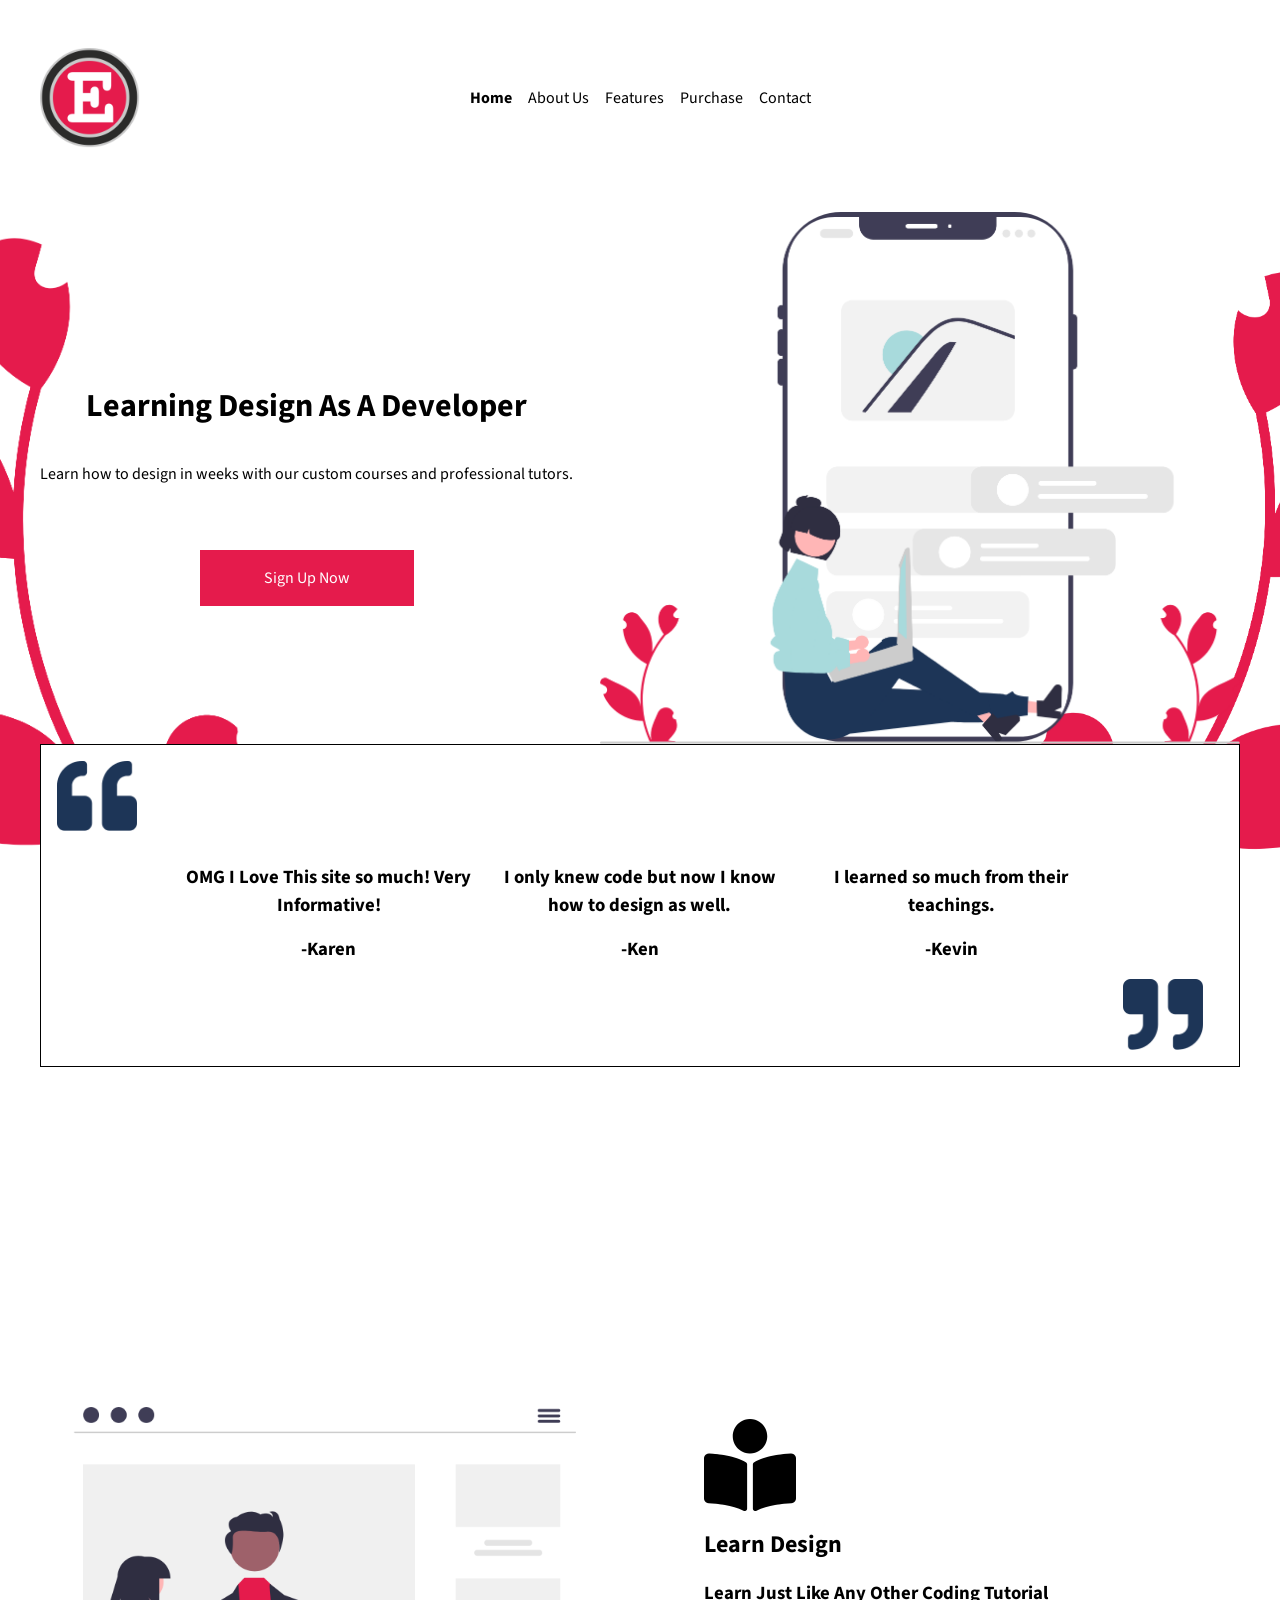
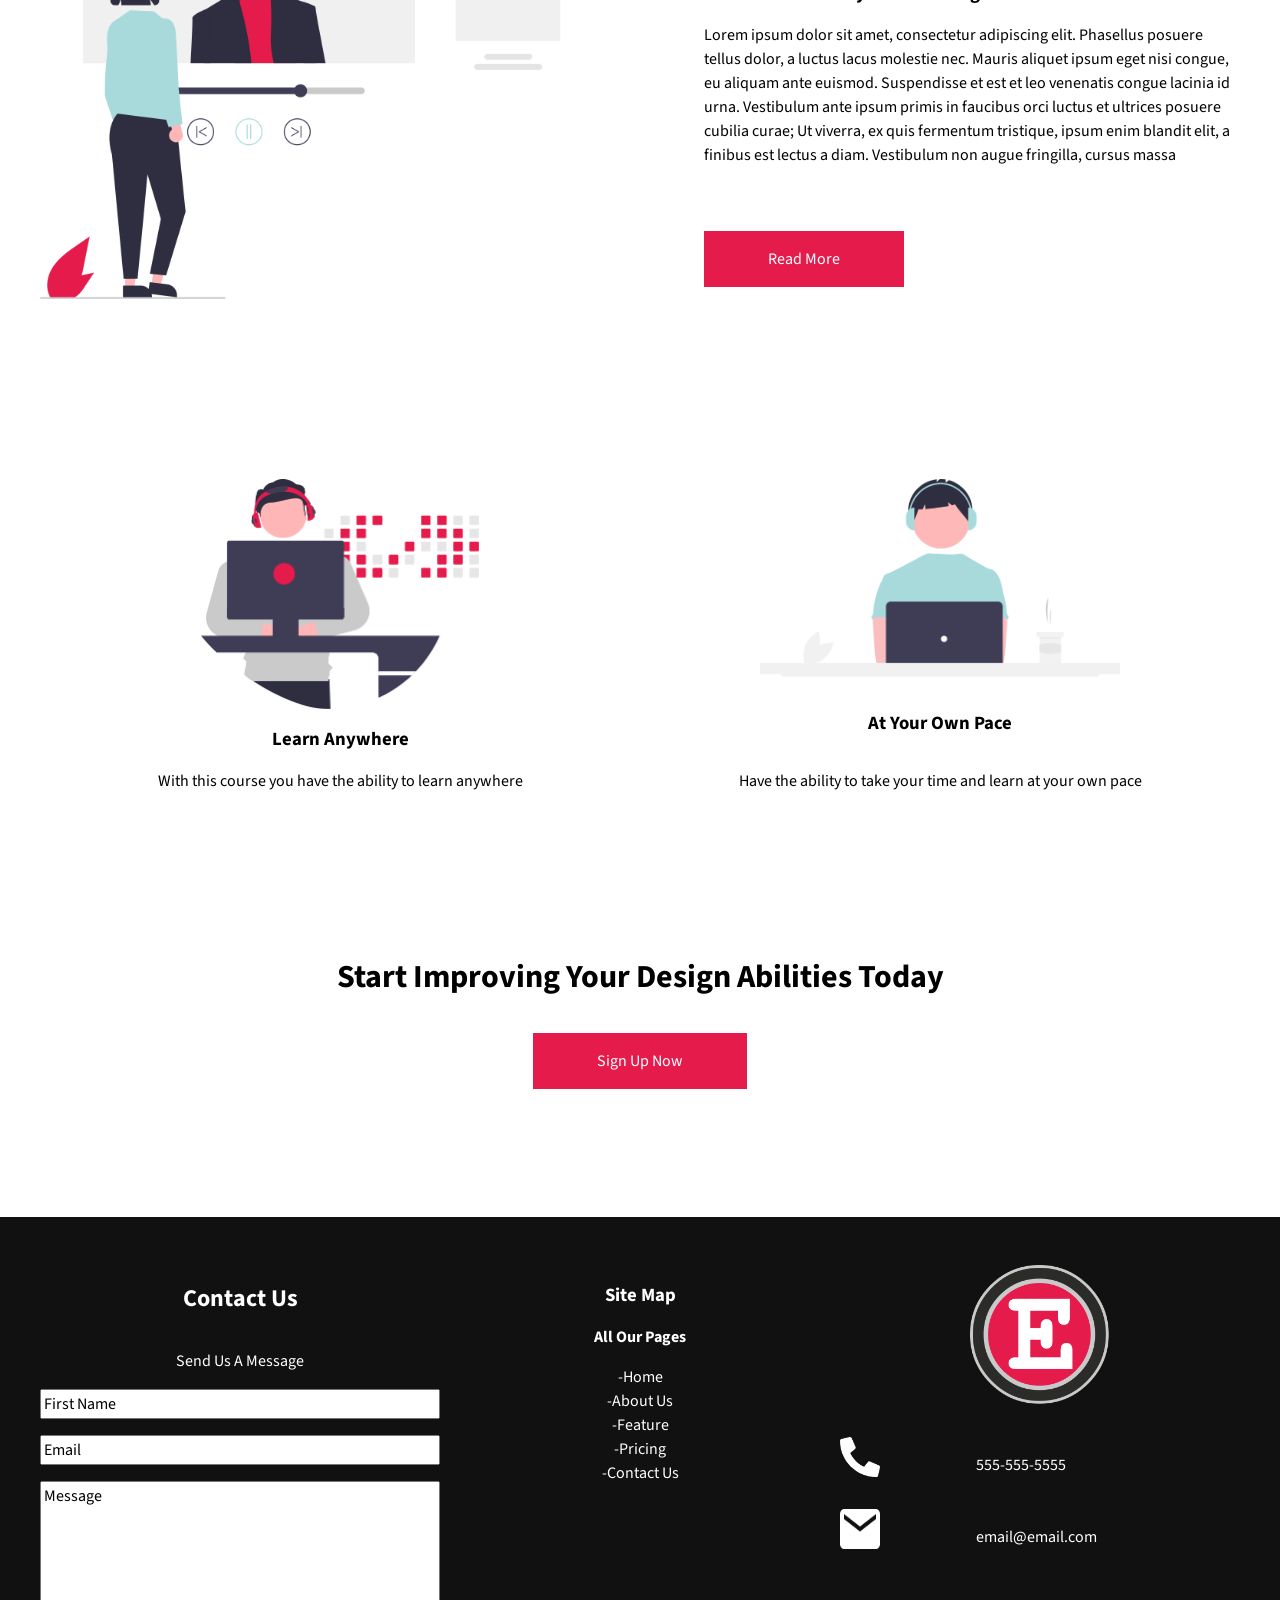
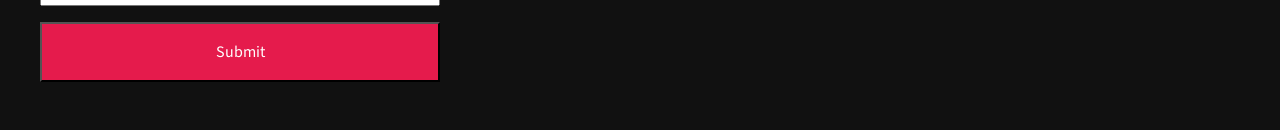
<file: E-Learning-web/index.html>
<!DOCTYPE html>

<html lang="en">

<head>

    <link rel="preconnect" href="https://fonts.googleapis.com">

<link rel="preconnect" href="https://fonts.gstatic.com" crossorigin>

<link href="https://fonts.googleapis.com/css2?family=Source+Sans+Pro:wght@400;700&display=swap" rel="stylesheet">

    <meta charset="UTF-8">

    <meta http-equiv="X-UA-Compatible" content="IE=edge">

    <meta name="viewport" content="width=device-width, initial-scale=1.0">

    <title>Document</title>

    <link rel="stylesheet" href="style.css">

</head>

<body>

   <div class="container"> 

    <nav>

        <img src="img/logo.png" alt="E-Learning logo">

        <ul>

            <li><a href="#"><span class="bold">Home</span></a></li>

            <li><a href="#">About Us</a></li>

            <li><a href="#">Features</a></li>

            <li><a href="#">Purchase</a></li>

            <li><a href="#">Contact</a></li>

        </ul>

    </nav>

    <body>

        <header>

            <img src="img/leaf.png" alt="" class="leaf | left">

            <div class="heading-info">

                <h1>Learning Design As A Developer</h1>

                <p>Learn how to design in weeks with our custom courses and professional tutors.</p>

                <a href="#"><button>Sign Up Now</button></a>

            </div>

            <img src="img/undraw_mobile_development_re_wwsn@2x.png" alt="">

            <img src="img/leaf_reverse.png" alt="" class="leaf | right">



        </header>

        <div class="quotes">

            <img src="img/top-quote.png" alt="" class="top-quote">

            <div class="quote-talking | karen">

                <h3><span class="bold">OMG I Love This site so much! Very Informative!</span></h3>

                <h3>-Karen</h3>

            </div>

            <div class="quote-talking | ken">

                <h3><span class="bold">I only knew code but now I know how to design as well.</span></h3>

                <h3>-Ken</h3>

            </div>

            <div class="quote-talking | kevin">

                <h3><span class="bold">I learned so much from their teachings.</span></h3>

                <h3>-Kevin</h3>

            </div>

            <img src="img/bottom-quote.png" class="bottom-quote" alt="">

        </div>

        <div class="learn-info">

            <div class="learn">

                <img src="img/Icon awesome-book-reader@2x.png" alt="">

                <h2>Learn Design</h2>

                <h3>Learn Just Like Any Other Coding Tutorial</h3>

                <p>Lorem ipsum dolor sit amet, consectetur adipiscing elit. Phasellus posuere tellus dolor, a luctus lacus molestie nec. Mauris aliquet ipsum eget nisi congue, eu aliquam ante euismod. Suspendisse et est et leo venenatis congue lacinia id urna. Vestibulum ante ipsum primis in faucibus orci luctus et ultrices posuere cubilia curae; Ut viverra, ex quis fermentum tristique, ipsum enim blandit elit, a finibus est lectus a diam. Vestibulum non augue fringilla, cursus massa </p>

                <a href="#"><button>Read More</button></a>

            </div>

            <img src="img/undraw_youtube_tutorial_re_69qc@2x.png" alt="">

        </div>



        <div class="more-learn">

            <div class="learn-anywhere">

                <img src="img/at_pace.png" alt="">

                <h3>Learn Anywhere</h3>

                <p>With this course you have the ability to learn anywhere</p>

            </div>

            <div class="at-pace">

                <img src="img/learn_anywhere.png" alt="">

                <h3>At Your Own Pace</h3>

                <p>Have the ability to take your time and learn at your own pace</p>

            </div>



        </div>





            <div class="improve">

                <h1>Start Improving Your Design Abilities Today</h1>

                <a href="#"><button>Sign Up Now</button></a>

            </div>

        </div>

            <footer>

                <div class="footer-container">

                <form action="">

                <h2>Contact Us</h2>

                <p>Send Us A Message</p>

                

                    <input type="text" id="fname" name="fname" value="First Name">

                    <input type="text" id="email" name="fname" value="Email">

                    <input type="text" id="message" name="fname" value="Message">

                    <input type="submit" name="submit" id="submit" id="submit-button">

                </form>

                <div class="site-map">

                    <h3>Site Map</h3>

                    <p><span class="bold">All Our Pages</span></p>

                    <ul class="footer-links">

                        <li><a href="#">-Home</a></li>

                        <li><a href="#">-About Us</a></li>

                        <li><a href="#">-Feature</a></li>

                        <li><a href="#">-Pricing</a></li>

                        <li><a href="#">-Contact Us</a></li>

                    </ul>

                </div>

                <div class="contact-footer">

                    <img src="img/logo.png" class="last_logo" alt="">

                    <div class="footer-icons | phone-icon"><img src="img/phone-icon.png" alt="" class="phone-icon">

                    <p>555-555-5555</p>

                    </div>

                    <div class="footer-icons"><img src="img/email-icon.png" alt="" class="email-icon">

                        <p>email@email.com</p>

                        </div>

                </div> 

                </div>

            </footer>



    </body>

</body>

</html>
</file>
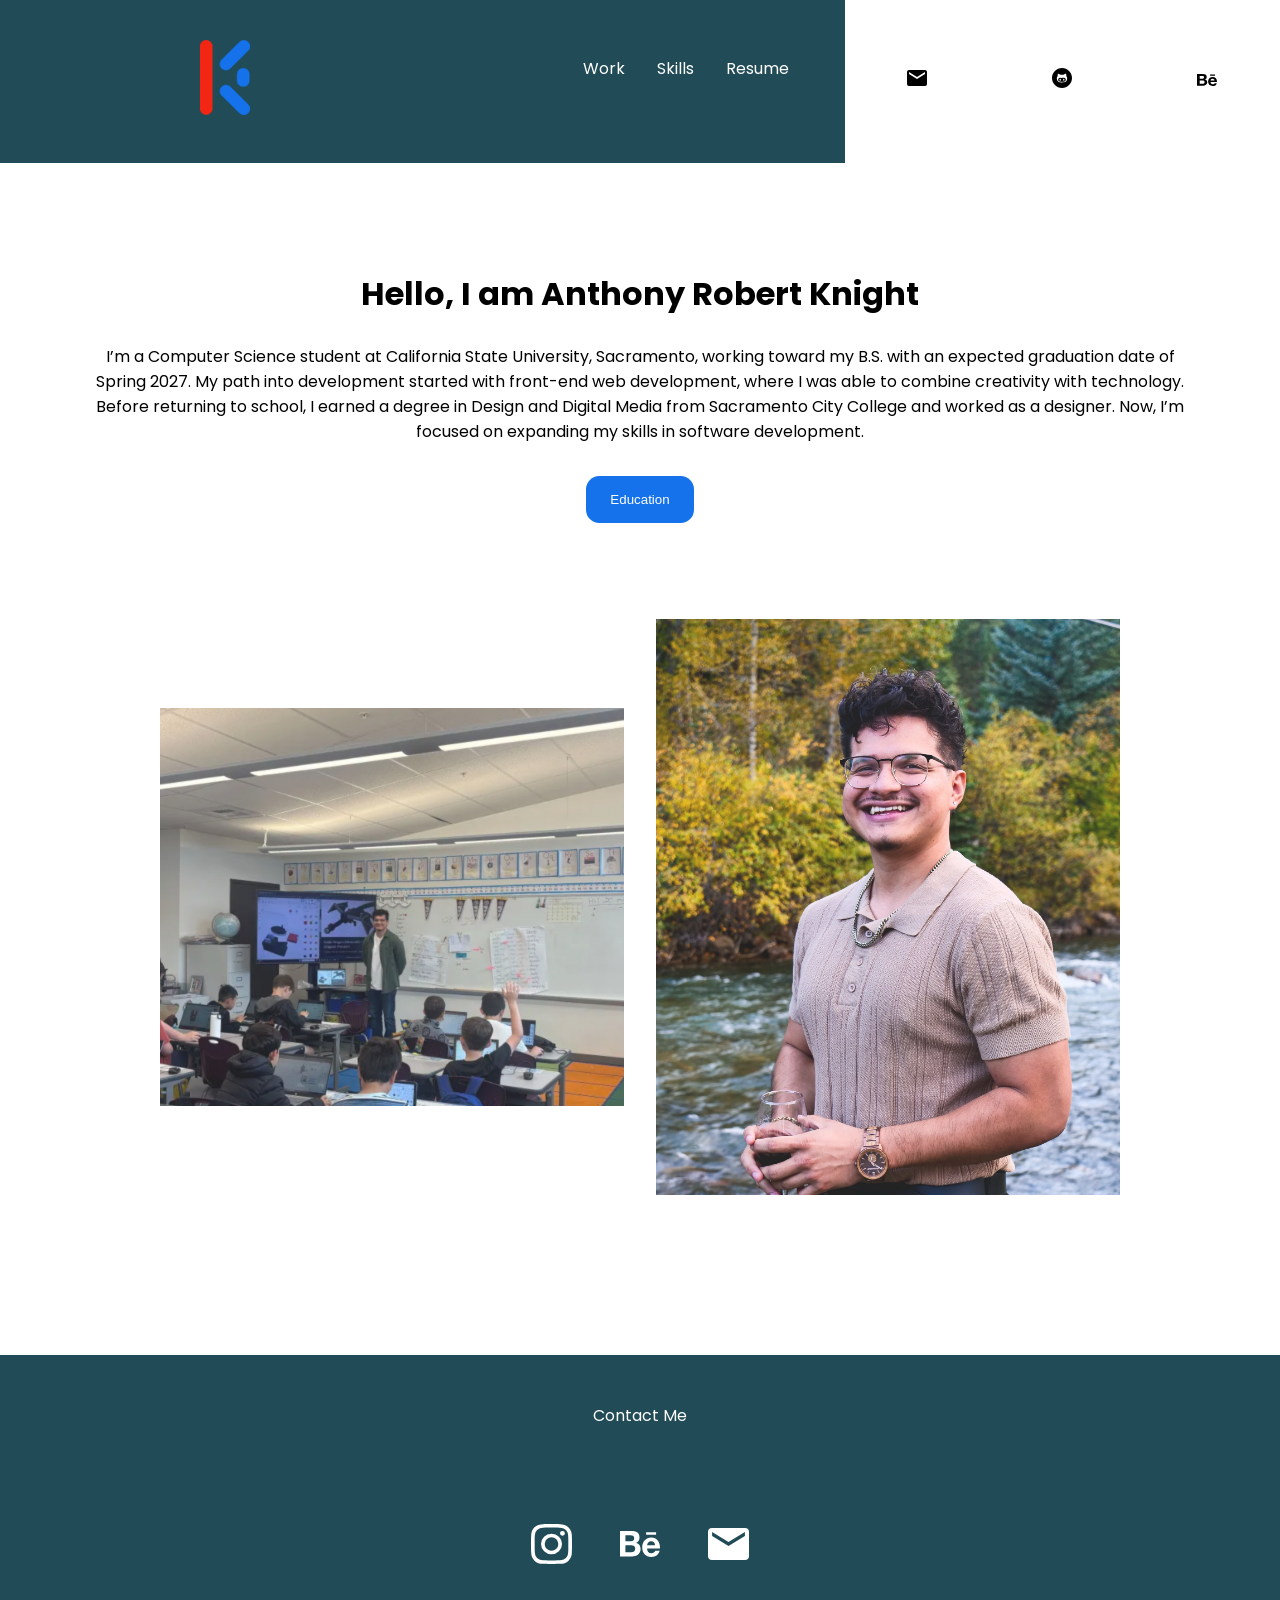
<file: aboutMe.html>
<!DOCTYPE html>

<html lang="en">

<head>

    <meta charset="UTF-8">

    <meta http-equiv="X-UA-Compatible" content="IE=edge">

    <meta name="viewport" content="width=device-width, initial-scale=1.0">

    <link rel="stylesheet" href="css/main.css">

    <link rel="preconnect" href="https://fonts.googleapis.com">

<link rel="preconnect" href="https://fonts.gstatic.com" crossorigin>

<link href="https://fonts.googleapis.com/css2?family=Poppins:wght@400;600;700&display=swap" rel="stylesheet">

    <title>Homepage</title>

</head>

<body>

    

    <div class="nav-container">

        <header>

            <a href="homepage"><img src="Img/My Logo.png" alt=""></a>



            <nav>

                <ul>

                    <li><a href="#work">Work</a></li>

                    <li><a href="#skills">Skills</a></li>

                    <li><a href="./resume.pdf" target="_blank">Resume</a></li>

                </ul>

            </nav>

        </header>

        <div class="social-header">

            <ul>

                <li><a href="mailto: anthonyrknight6@gmail.com"><img src="Img/email.svg" alt="Email"></a></li>

                

                 <li><a href="https://github.com/anthonyrknight" target="_blank"><img src="Img/github-round-svgrepo-com.svg"  alt="github"></a></li>

                <li><a href="https://www.behance.net/anthonyrkn7fe0" target="_blank"><img src="Img/behance.svg"  alt="Behance"></a></li>

            </ul>

        </div>

    </div>

    <section class="aboutMeMain">
        <h1>Hello, I am Anthony Robert Knight</h1>
        
        <p>I’m a Computer Science student at California State University, Sacramento, working toward my B.S. with an expected graduation date of Spring 2027. My path into development started with front-end web development, where I was able to combine creativity with technology. Before returning to school, I earned a degree in Design and Digital Media from Sacramento City College and worked as a designer. Now, I’m focused on expanding my skills in software development.</p>
        <a href="./Degrees.pdf" target="_blank"><button>Education</button></a>
        <section class="pictures">
            <img src="Img/aboutMeImages/teachingExample.png" alt="">
            <img src="Img/aboutMeImages/personalPhoto.png" alt="">
        </section>
    </section>




        <footer>

        <p>Contact Me</p>

        <div class="socials">

            <ul>

                <li><a href="https://www.instagram.com/anthonyrknight6/" target="_blank"><img src="Img/instagram-white.svg" alt="Instagram"></a></li>

                <li><a href="https://www.behance.net/anthonyrkn7fe0" target="_blank"><img src="Img/behance-white.svg"  alt="Behance"></a></li>

                <li><a href="mailto: anthonyrknight6@gmail.com"><img src="Img/email-ehite.svg" alt=""></a></li>



            </ul>

        </div>

    </footer>
</body>
</html>
</file>
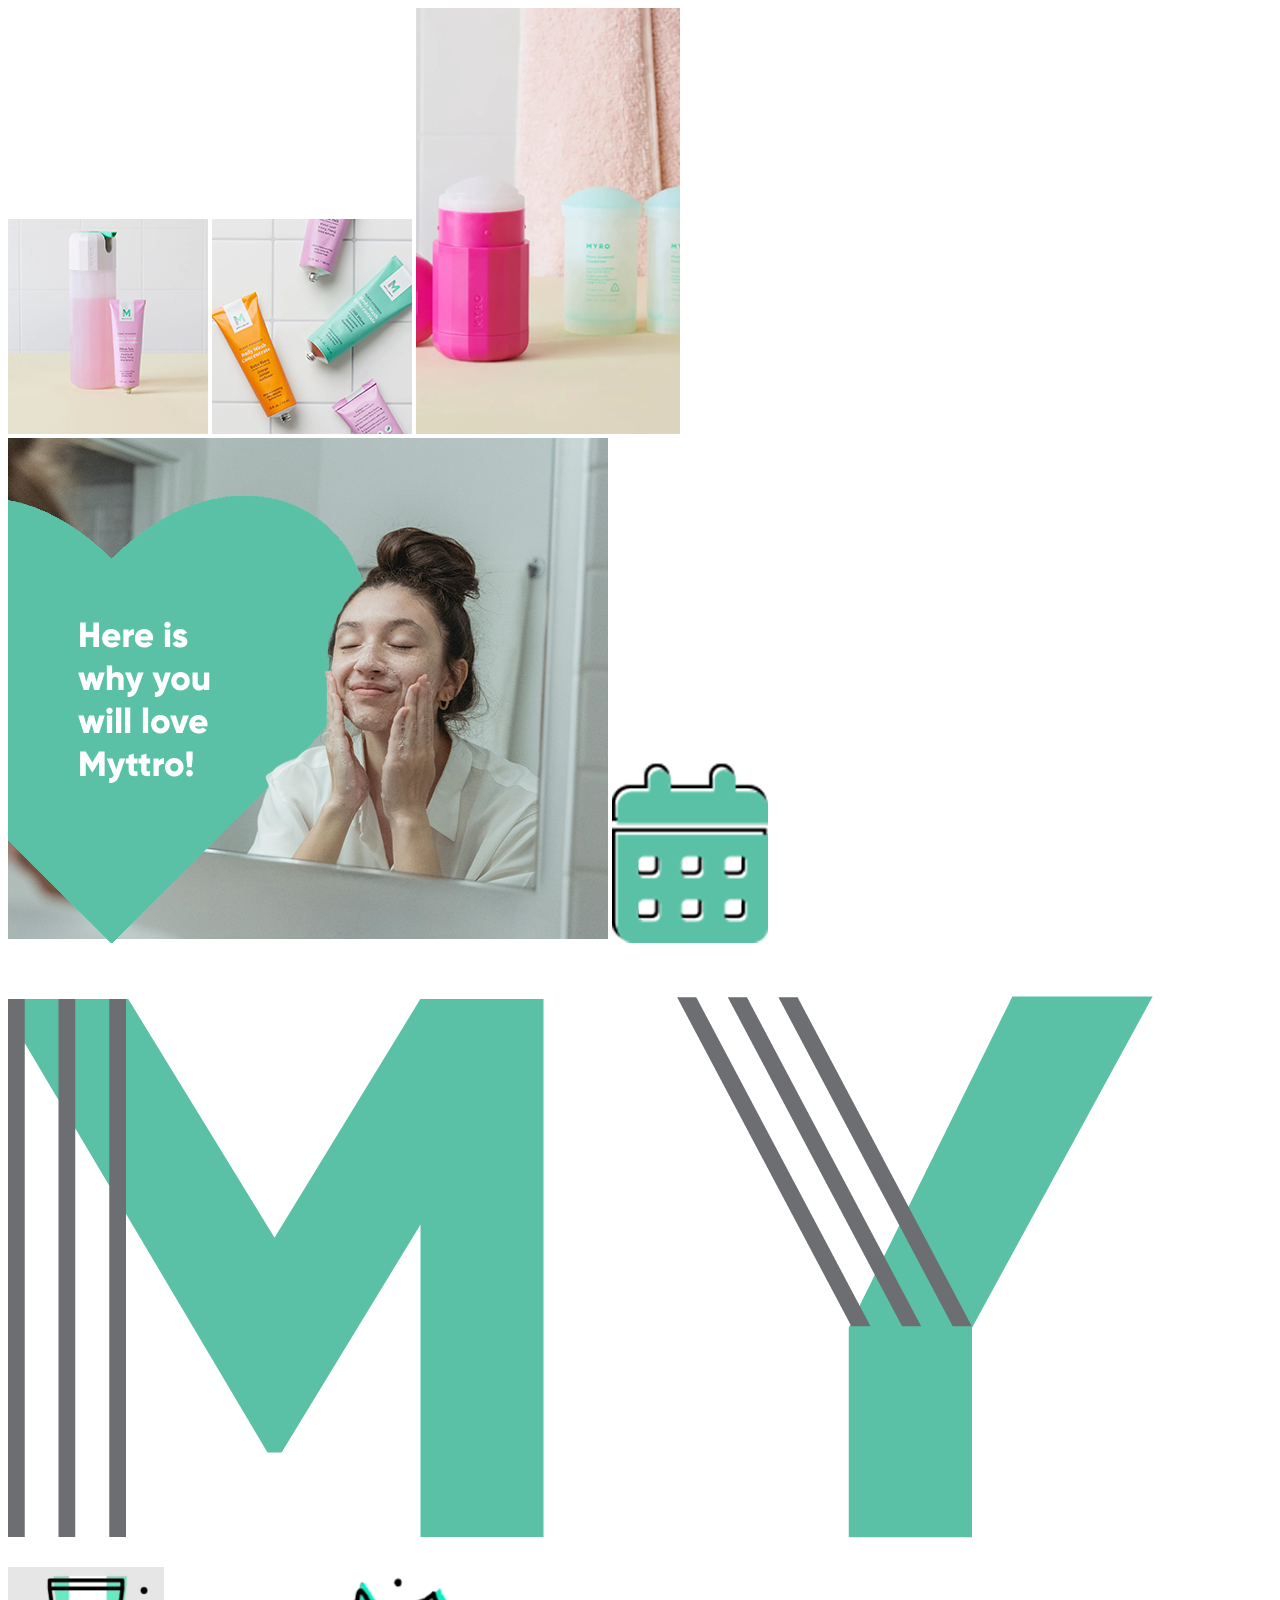
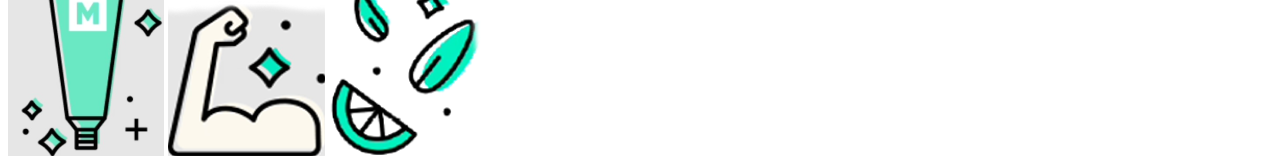
<file: myro.html>
<!DOCTYPE html>
<html lang="en">
<head>
    <meta charset="UTF-8">
    <meta http-equiv="X-UA-Compatible" content="IE=edge">
    <meta name="viewport" content="width=device-width, initial-scale=1.0">
    <title>Document</title>
</head>
<body>
    <img src="Myro Img/img/Clipping Mask 1 1.png" alt="">
    <img src="Myro Img/img/Clipping Mask 2 1.png" alt="">
    <img src="Myro Img/img/Group 2 1.png" alt="">
    <img src="Myro Img/img/Header.png" alt="">
    <img src="Myro Img/img/Layer 9 1.png" alt="">
    <img src="Myro Img/img/logo.png" alt="">
    <img src="Myro Img/img/Screenshot 2022-09-14 143512 1.png" alt="">
    <img src="Myro Img/img/Screenshot 2022-09-14 144118 1.png" alt="">
    <img src="Myro Img/img/Screenshot 2022-09-14 144754 1.png" alt="">
</body>
</html>
</file>
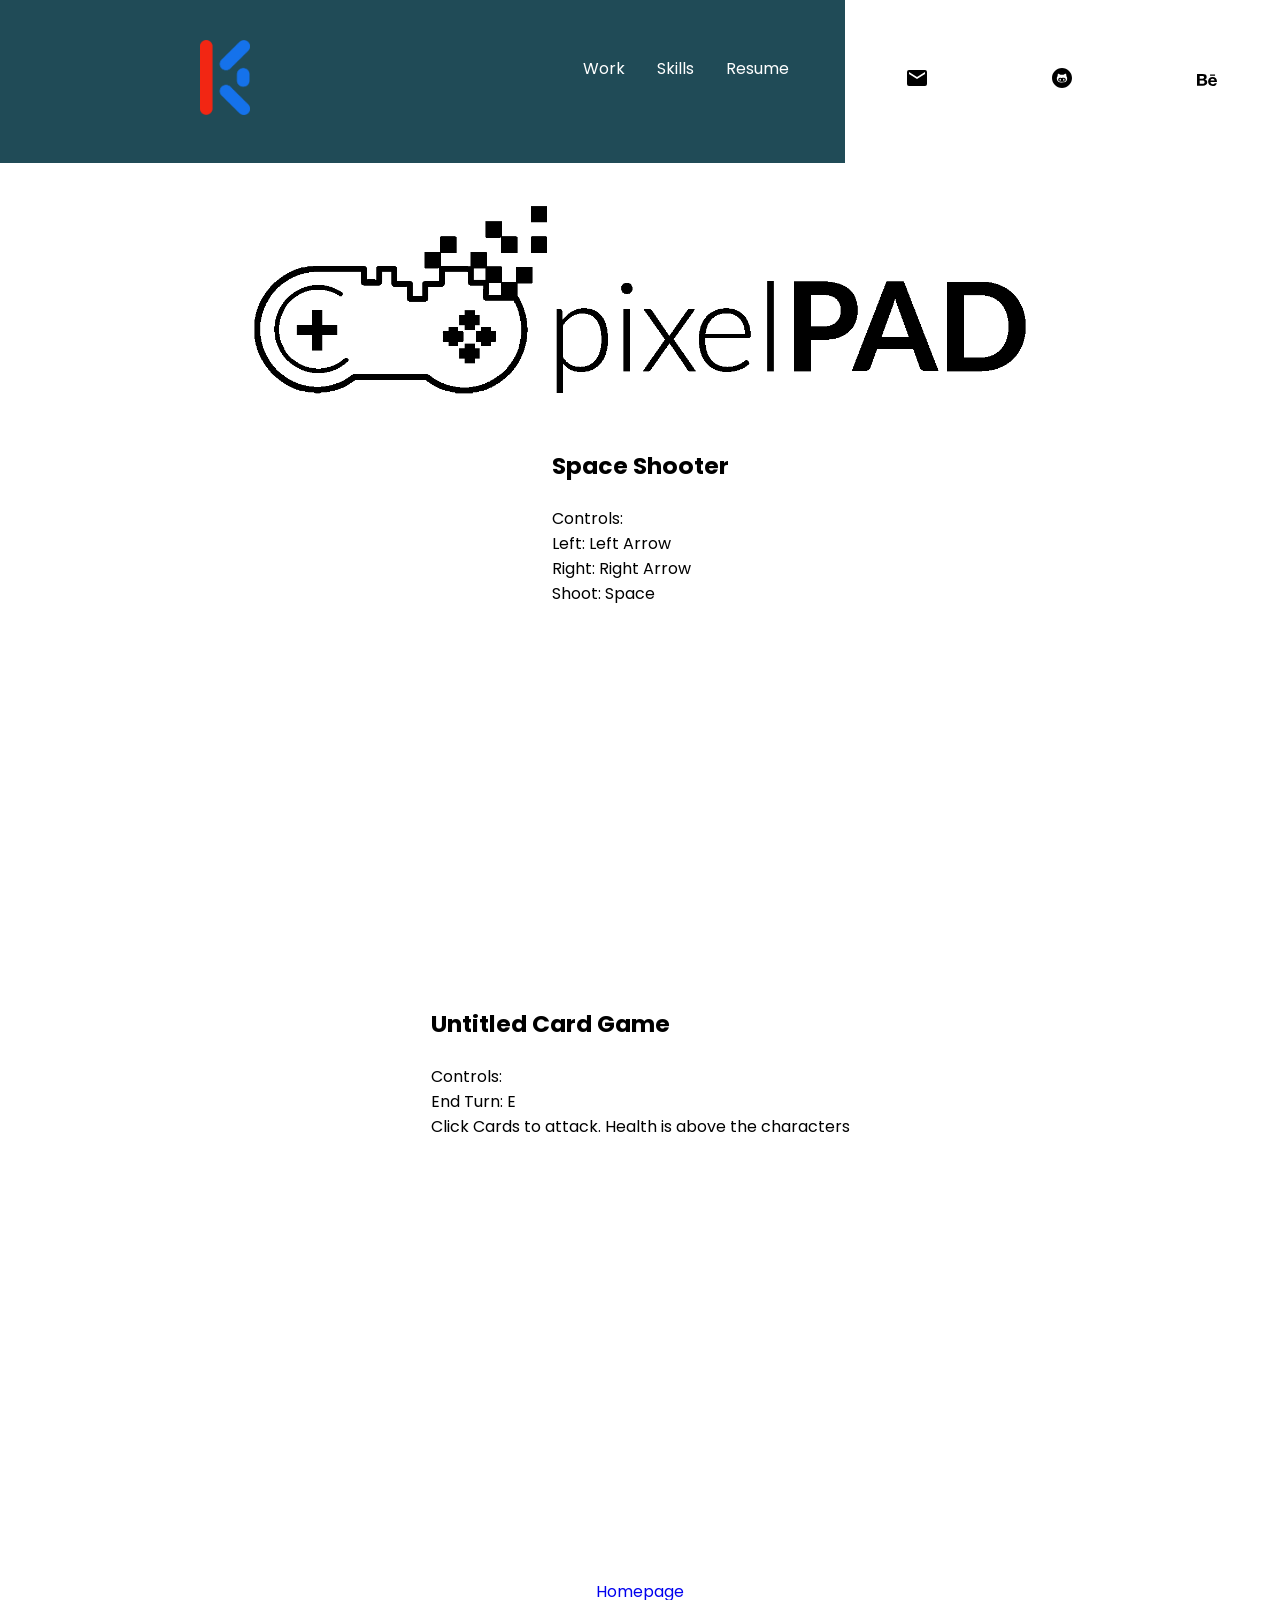
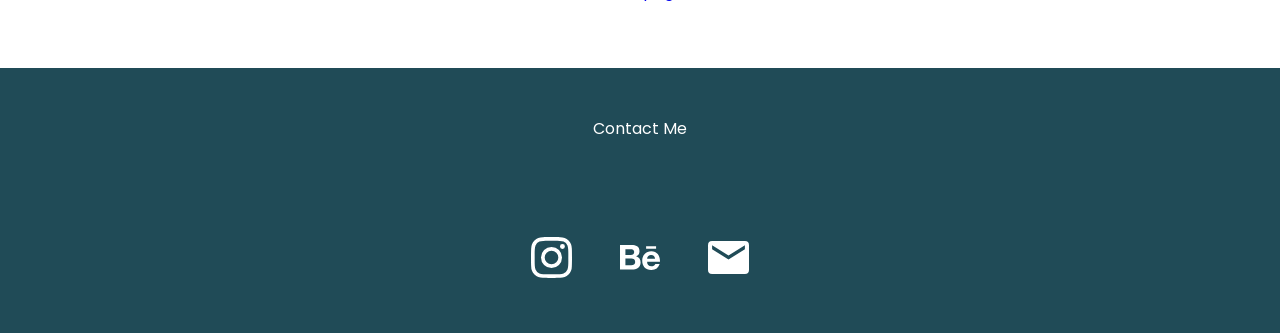
<file: pixelpadPage.html>
<!DOCTYPE html>
<html lang="en">
    <!DOCTYPE html>
    <html lang="en">
    <head>
        <meta charset="UTF-8">
        <meta http-equiv="X-UA-Compatible" content="IE=edge">
        <meta name="viewport" content="width=device-width, initial-scale=1.0">
        <link rel="stylesheet" href="css/main.css">
        <link rel="preconnect" href="https://fonts.googleapis.com">
    <link rel="preconnect" href="https://fonts.gstatic.com" crossorigin>
    <link href="https://fonts.googleapis.com/css2?family=Poppins:wght@400;600;700&display=swap" rel="stylesheet">
        <title>Pixelpad Projects Page</title>
    </head>
<body>
    <div class="nav-container">
        <header>
            <a href="homepage"><img src="Img/My Logo.png" alt=""></a>

            <nav>
                <ul>
                    <li><a href="homepage">Work</a></li>
                    <li><a href="homepage">Skills</a></li>
                    <li><a href="./resume.pdf" target="_blank">Resume</a></li>
                </ul>
            </nav>
        </header>
        <div class="social-header">
            <ul>
                <li><a href="mailto: anthonyrknight6@gmail.com"><img src="Img/email.svg" alt="Email"></a></li>
                <li><a href="https://github.com/anthonyrknight" target="_blank"><img src="Img/github-round-svgrepo-com.svg"  alt="github"></a></li>
                <li><a href="https://www.behance.net/anthonyrkn7fe0" target="_blank"><img src="Img/behance.svg"  alt="Behance"></a></li>
            </ul>
        </div>
    </div>

    <div class="container">
        <div class="project-head-Design">
            <div class="center">
            <!-- Start of project page -->

            <div class="logo">
            <img src="Img/pixelpadLogo.png" alt="">
            </div>


            <div class="spaceShooterDiv">
            <h3>Space Shooter</h3>
            <p>Controls: <br>
                Left: Left Arrow<br>
                Right: Right Arrow<br>
                Shoot: Space</p>
            </div>

            <iframe id="pixelpad-embed" title="Space Shooter" style="border: none;" src="https://pixelpad.io/app/gnfqngstsfj/?emb=1" width="640" height="360"></iframe>

            <div class="cardGame">
            <h3>Untitled Card Game</h3>
            <p>Controls: <br>
                End Turn: E<br>
                Click Cards to attack. Health is above the characters<br>
                </p>
            </div>

        <iframe id="pixelpad-embed" title="Untitled Card Game" style="border: none;" src="https://pixelpad.io/app/zmztxjjdacc/?emb=1" width="640" height="360"></iframe>
        </div>
        </div> 
        </div>
        
        

<div class="bottom-nav">
    <a href="homepage"><p>Homepage</p></a>
</div>
</div>
<footer>
    <p>Contact Me</p>
    <div class="socials">
        <ul>
            <li><a href="https://www.instagram.com/anthonyrknight6/" target="_blank"><img src="Img/instagram-white.svg" alt="Instagram"></a></li>
            <li><a href="https://www.behance.net/anthonyrkn7fe0" target="_blank"><img src="Img/behance-white.svg"  alt="Behance"></a></li>
            <li><a href="mailto: anthonyrknight6@gmail.com"><img src="Img/email-ehite.svg" alt=""></a></li>
        </ul>
    </div>
</footer>

</div>
</body>
</html>
</file>
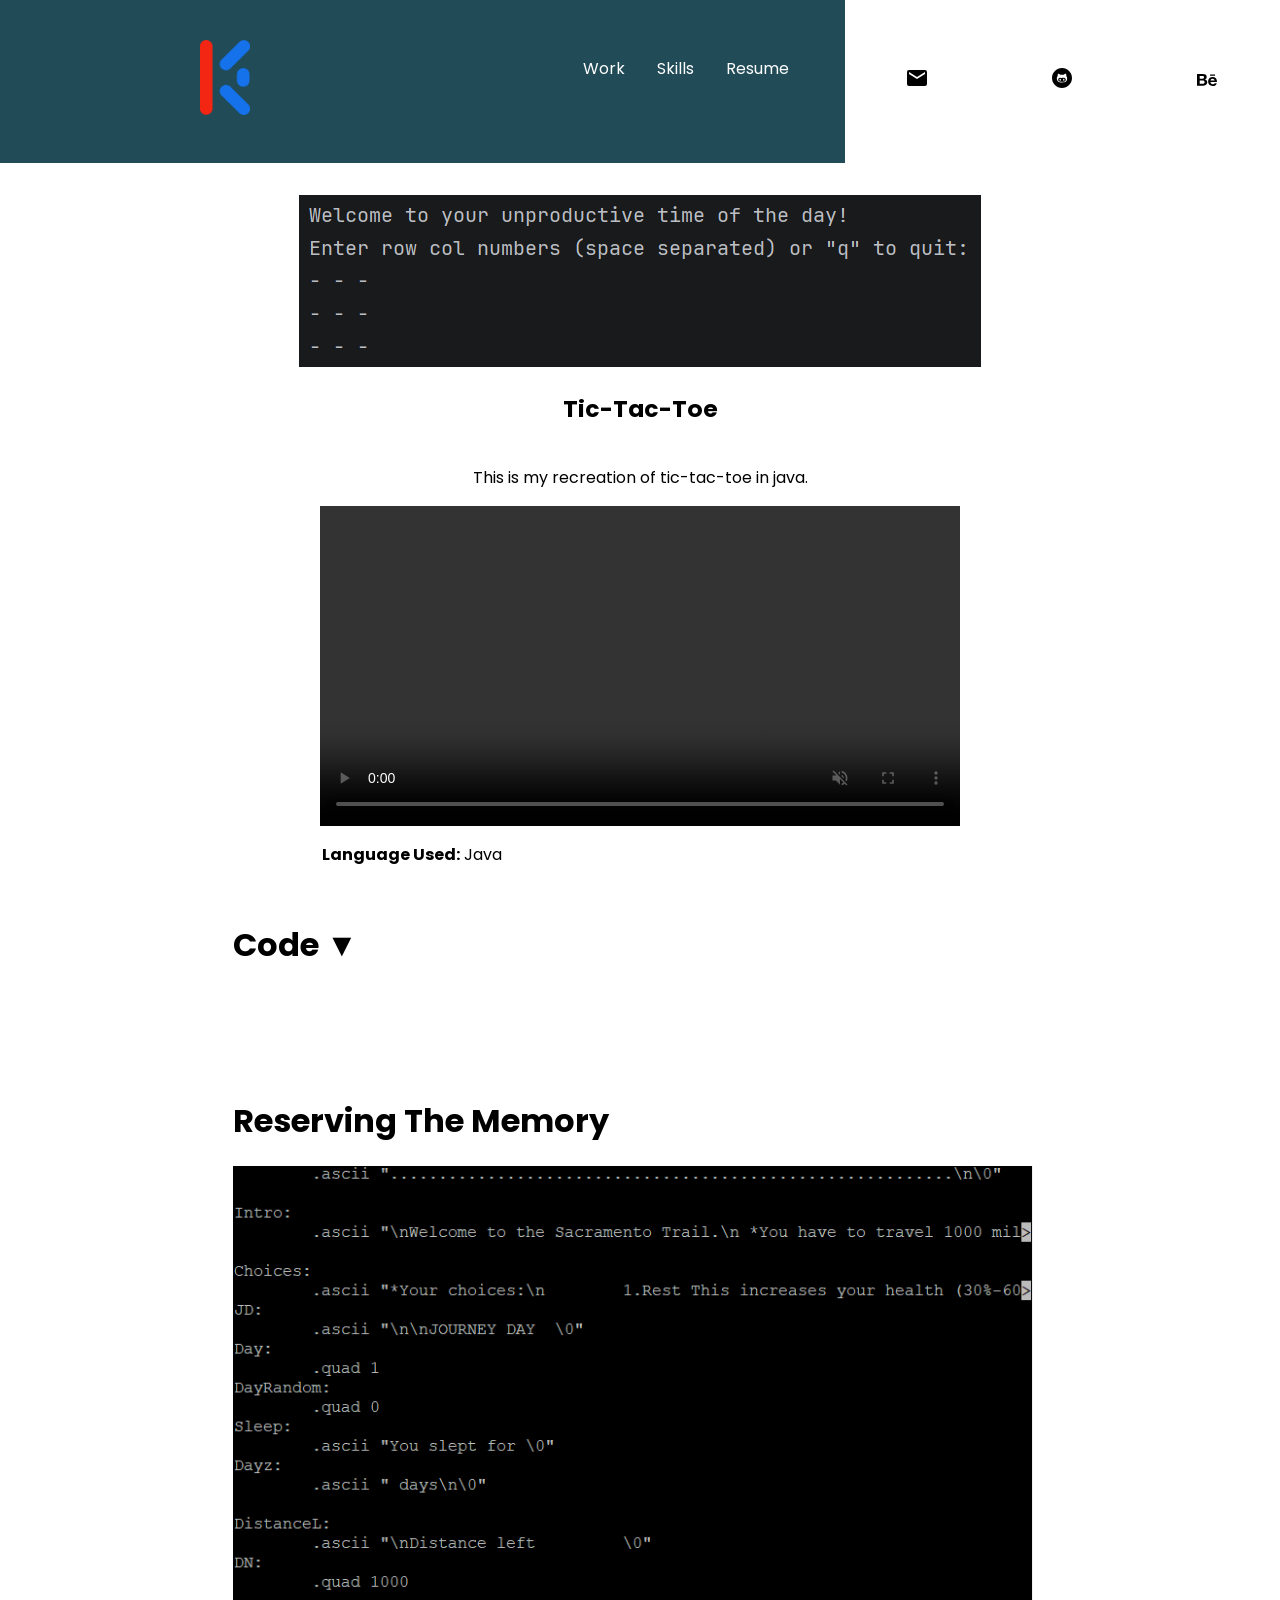
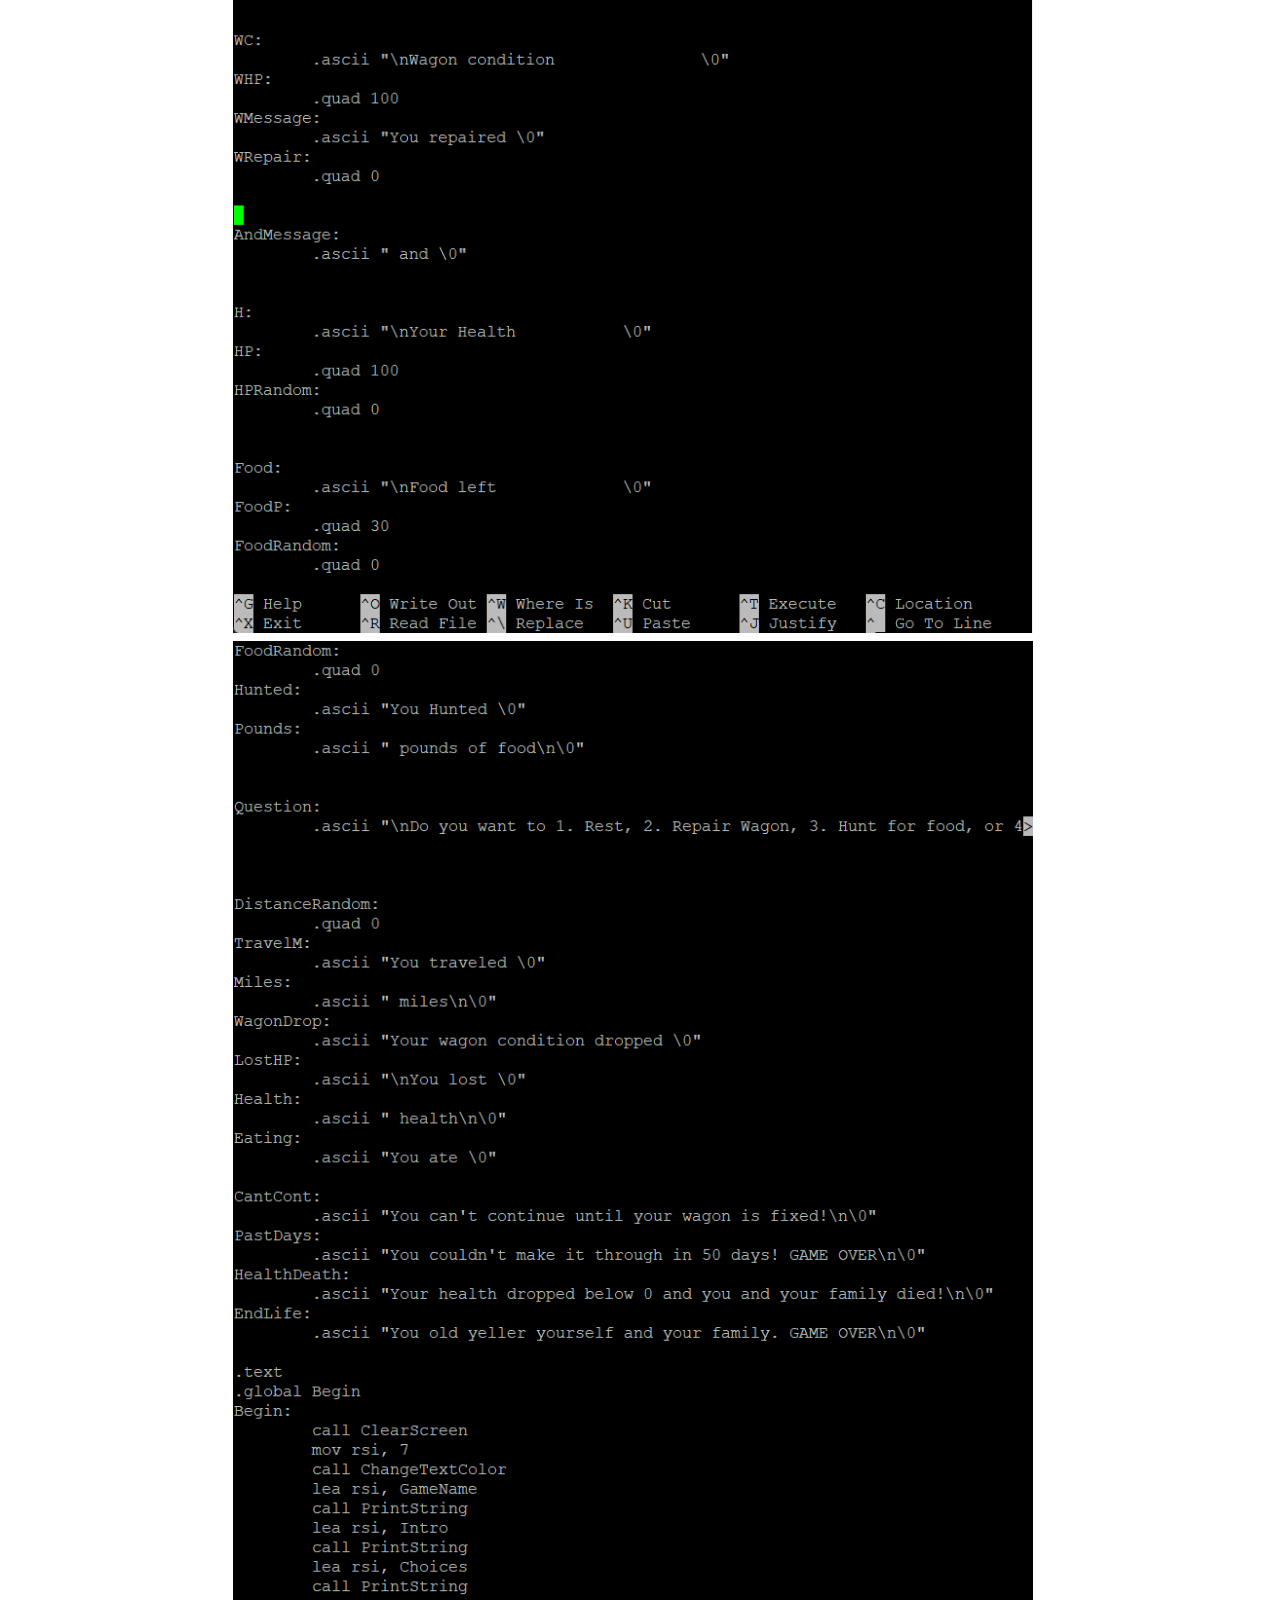
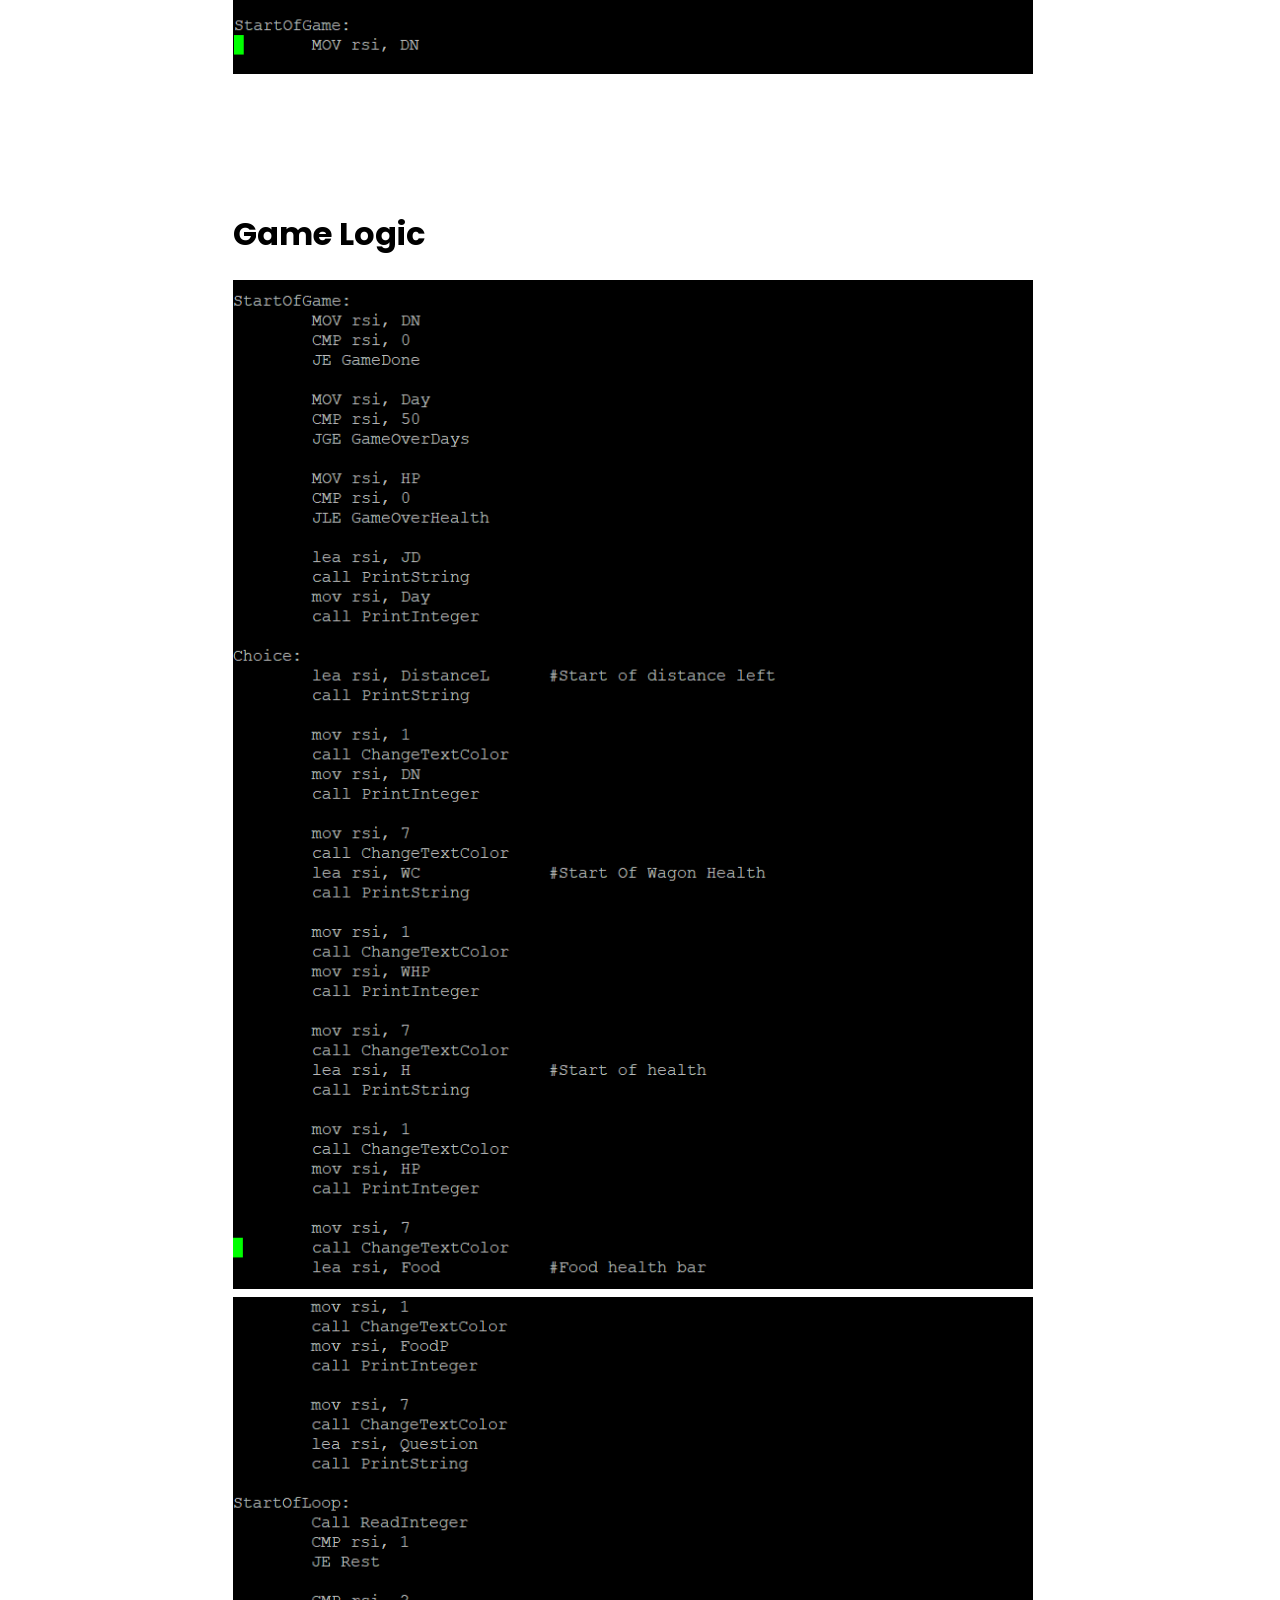
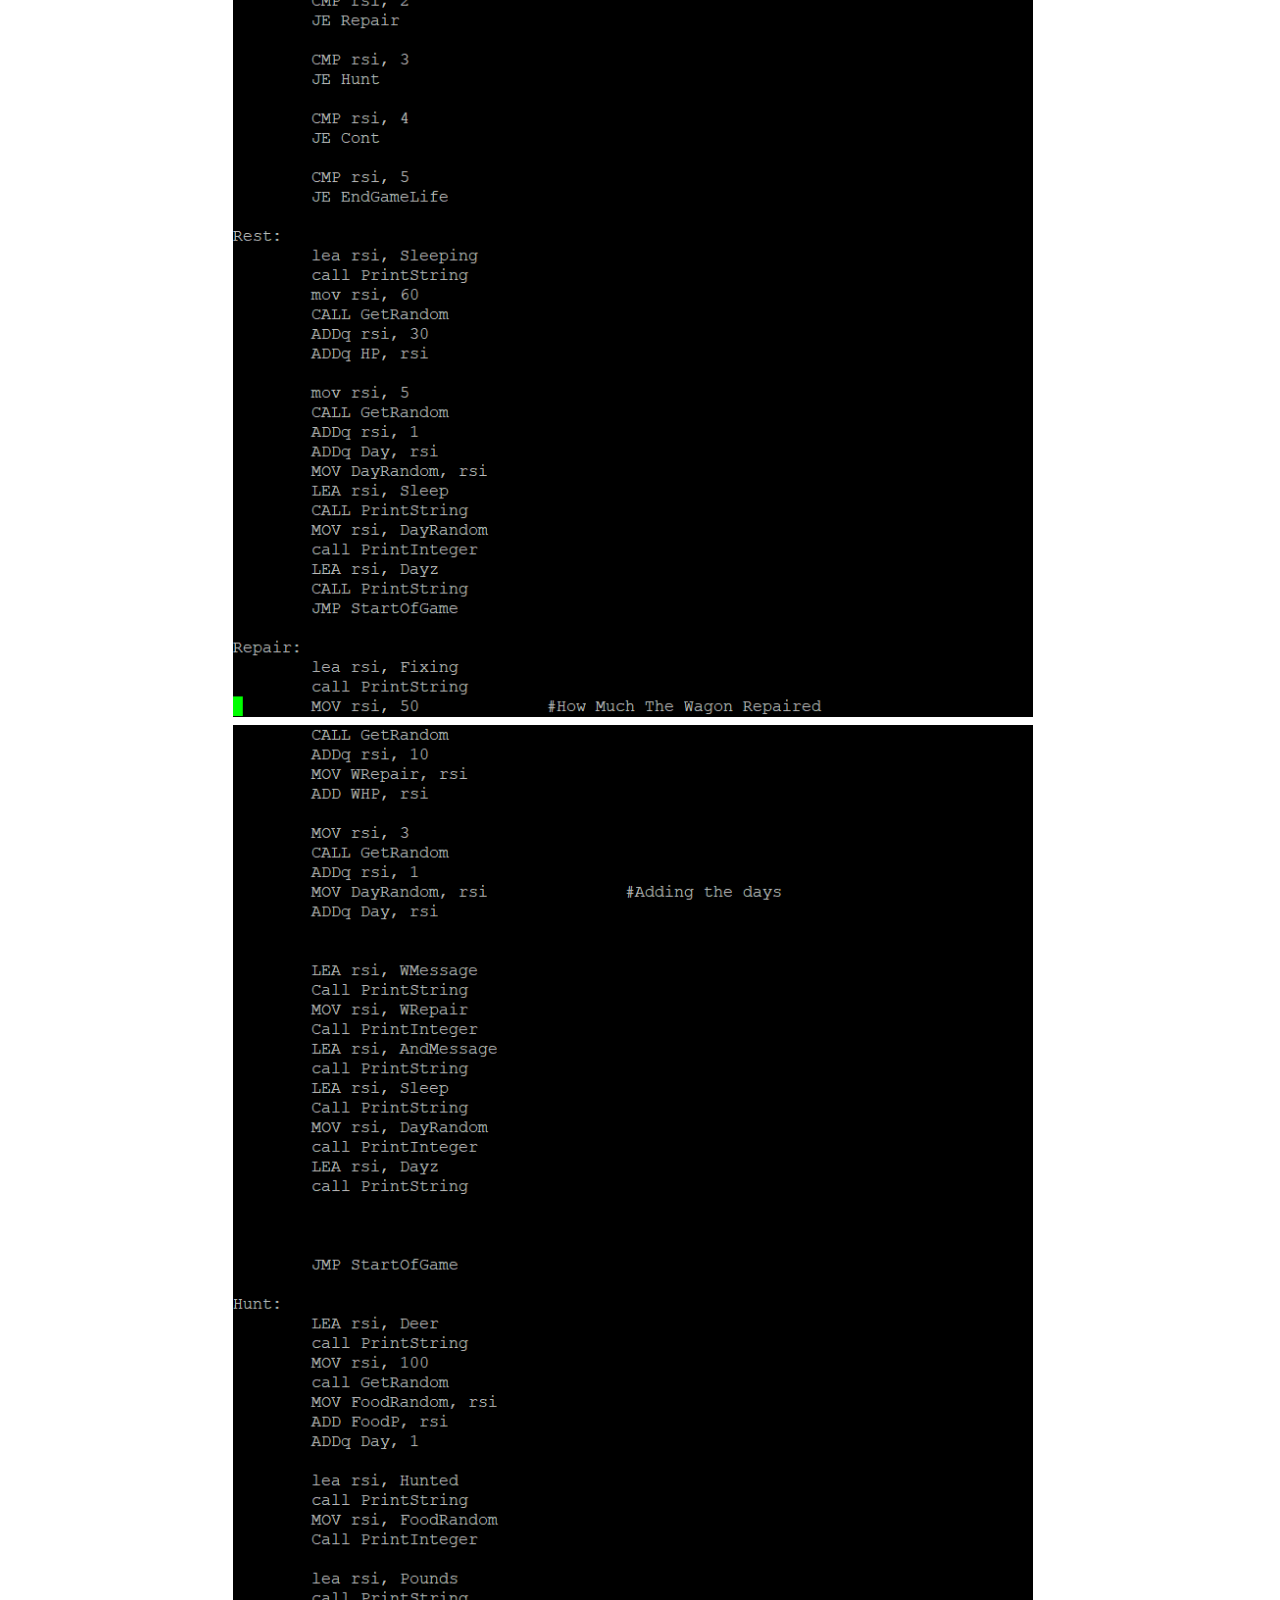
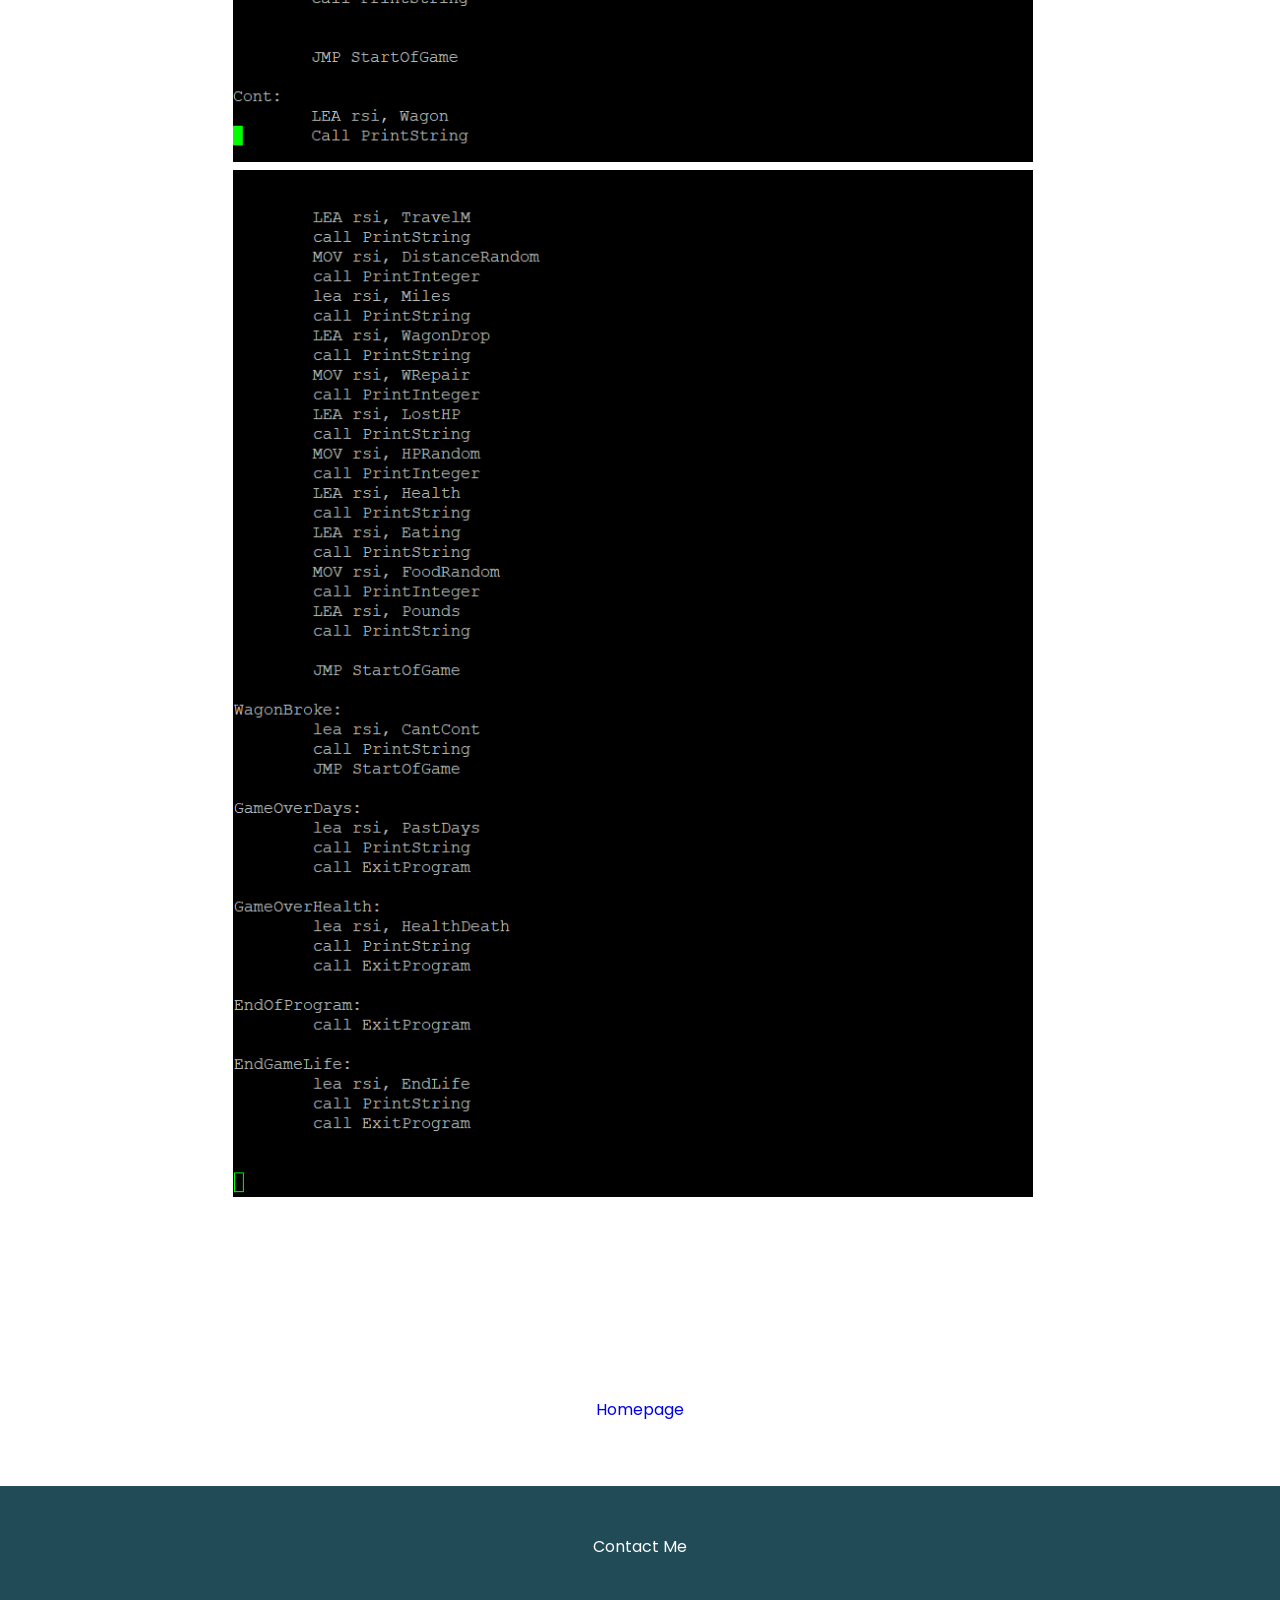
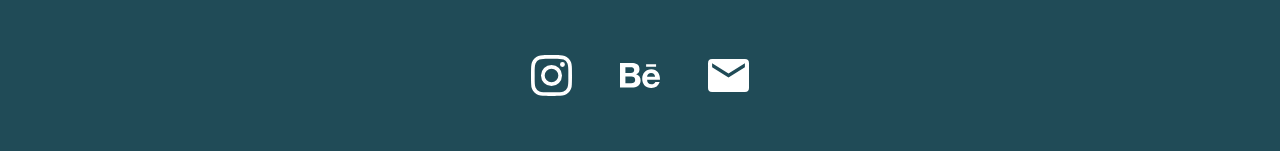
<file: tictactoeProject.html>
<!DOCTYPE html>
<html lang="en">
    <!DOCTYPE html>
    <html lang="en">
    <head>
        <meta charset="UTF-8">
        <meta http-equiv="X-UA-Compatible" content="IE=edge">
        <meta name="viewport" content="width=device-width, initial-scale=1.0">
        <link rel="stylesheet" href="css/main.css">
        <link rel="preconnect" href="https://fonts.googleapis.com">
    <link rel="preconnect" href="https://fonts.gstatic.com" crossorigin>
    <link href="https://fonts.googleapis.com/css2?family=Poppins:wght@400;600;700&display=swap" rel="stylesheet">
        <title>Pixelpad Projects Page</title>
    </head>
<body>
    <div class="nav-container">
        <header>
            <a href="homepage"><img src="Img/My Logo.png" alt=""></a>

            <nav>
                <ul>
                    <li><a href="homepage">Work</a></li>
                    <li><a href="homepage">Skills</a></li>
                    <li><a href="./resume.pdf" target="_blank">Resume</a></li>
                </ul>
            </nav>
        </header>
        <div class="social-header">
            <ul>
                <li><a href="mailto: anthonyrknight6@gmail.com"><img src="Img/email.svg" alt="Email"></a></li>
                <li><a href="https://github.com/anthonyrknight" target="_blank"><img src="Img/github-round-svgrepo-com.svg"  alt="github"></a></li>
                <li><a href="https://www.behance.net/anthonyrkn7fe0" target="_blank"><img src="Img/behance.svg"  alt="Behance"></a></li>
            </ul>
        </div>
    </div>

    <div class="container">
        <div class="project-head-Design">
            <div class="center">
            <!-- Start of project page -->
            <img src="Img/tic-tac-toe/pageLogo.png" alt="">
            <h3>Tic-Tac-Toe</h3>
            <p>This is my recreation of tic-tac-toe in java.</p>
            </div>


        <video controls autoplay muted loop>
        <!-- MP4 format -->
            <source src="Img/tic-tac-toe/Tictactoe Example.mp4" type="video/mp4">
        
           <!-- Fallback text for unsupported browsers -->
         Your browser does not support the HTML5 video tag.
        </video>

            <div class="e-learning-3c">
                <p class="project-p"> <span class="bold">Language Used:</span> Java</p>

            </div>
        </div>
        <div class="description">
                <div class="inner-desc">
                <h1>Code ▼</h1>
            </div>
        </div>
        <div class="description">
            <div class="inner-desc">
                <h1 class="project-h">Reserving The Memory</h1>

                <img src="Img/sacramentoTrail/pic1.png" alt="">
                <img src="Img/sacramentoTrail/pic2.png" alt="">

            
        </div>
        </div>

        <div class="description">
            <div class="inner-desc">
                <h1 class="project-h">Game Logic</h1>

                <img src="Img/sacramentoTrail/pic3.png" alt="">
                <img src="Img/sacramentoTrail/pic4.png" alt="">
                <img src="Img/sacramentoTrail/pic5.png" alt="">
                <img src="Img/sacramentoTrail/pic6.png" alt="">



            
        </div>
        </div>

        


<div class="bottom-nav">
    <a href="homepage"><p>Homepage</p></a>
</div>

<footer>
    <p>Contact Me</p>
    <div class="socials">
        <ul>
            <li><a href="https://www.instagram.com/anthonyrknight6/" target="_blank"><img src="Img/instagram-white.svg" alt="Instagram"></a></li>
            <li><a href="https://www.behance.net/anthonyrkn7fe0" target="_blank"><img src="Img/behance-white.svg"  alt="Behance"></a></li>
            <li><a href="mailto: anthonyrknight6@gmail.com"><img src="Img/email-ehite.svg" alt=""></a></li>
        </ul>
    </div>
</footer>

</div>
</body>
</html>
</file>
<file: E-Learning-web/style.css>
/* Box sizing rules */
*,
*::before,
*::after {
  box-sizing: border-box;
}

/* Remove default margin */
body,
h1,
h2,
h3,
h4,
p,
figure,
blockquote,
dl,
dd {
  margin: 0;
}

/* Remove list styles on ul, ol elements with a list role, which suggests default styling will be removed */
ul[role='list'],
ol[role='list'] {
  list-style: none;
}

/* Set core root defaults */
html:focus-within {
  scroll-behavior: smooth;
}

/* Set core body defaults */
body {
  min-height: 100vh;
  text-rendering: optimizeSpeed;
  line-height: 1.5;
}

/* A elements that don't have a class get default styles */
a:not([class]) {
  text-decoration-skip-ink: auto;
}

/* Make images easier to work with */
img,
picture {
  max-width: 100%;
  display: block;
}

/* Inherit fonts for inputs and buttons */
input,
button,
textarea,
select {
  font: inherit;
}

/* Remove all animations, transitions and smooth scroll for people that prefer not to see them */
@media (prefers-reduced-motion: reduce) {
  html:focus-within {
   scroll-behavior: auto;
  }
  
  *,
  *::before,
  *::after {
    animation-duration: 0.01ms !important;
    animation-iteration-count: 1 !important;
    transition-duration: 0.01ms !important;
    scroll-behavior: auto !important;
  }
}

/* Start */
body {
    font-family: 'Source Sans Pro', sans-serif;
}

.leaf {
    display: none;
}

header {
    
    text-align: center;
    display: flex;
    flex-direction: column;
    justify-content: space-between;
    gap: 1rem;
    height: 90vh;
}

button {
    margin-top: 4rem;
    background-color: #E51B4C;
    color: white;
    border: none;
    padding: 1rem 2rem;
    font-size: 1rem;
}

.heading-info h1 {
    margin: 2rem;
}


nav {
    display: flex;
    align-items: center;
}

ul {
    list-style: none;
    display: flex;
    padding: 0%;
}

li {
    margin: 0 0.5rem;
}

a {
    text-decoration: none;
    color: black;
}

nav img {
    width: 10%;
}

.learn {
    margin-top: 2rem;
    display: flex;
    flex-direction: column;
    align-items: center;
    margin-bottom: 2rem;
}

.learn img {
    width: 20%;
    display: flex;
    flex-direction: column;
    margin: auto;
}

h2 {
    margin-top: 1rem;
    text-align: center;
}

h3 {
    margin-top: 1rem;
    text-align: center;
}

p {
    margin-top: 1rem;
    
}

.more-learn {
    margin-top: 3rem;
}

.more-learn img {
    max-width: 60%;
}

.learn-anywhere {
    display: flex;
    flex-direction: column;
    justify-items: center;
    align-items: center;
    margin-bottom: 3rem;
}

.at-pace {
    display: flex;
    flex-direction: column;
    align-items: center;
}

.improve {
    margin-top: 3rem;
    display: flex;
    flex-direction: column;
    align-items: center;
}

.improve button {
    margin-top: 2rem;
}

.bold {
    font-weight: bold;
}
footer {
    text-align: center;
    background-color: #111111;
    color: white;
    margin-top: 8rem;
    padding: 3rem 0;
}
form {
    display: flex;
    flex-direction: column;
    grid-gap: 1rem;
}

#message {
    padding-bottom: 6rem;
}

#submit {
    background-color: #E51B4C;
    color: white;
    padding: 1rem 4rem;
}

footer a {
    color: white;
}
footer ul {
    display: grid;
    justify-content: center;
}

.last_logo {
    margin: auto;
    max-width: 140px;
}

.footer-icons {
    margin-top: 2rem;
    display: flex;
    justify-content: left;
    grid-gap: 6rem;
}
.footer-icons img {
    width: 10%;
}


@media only screen and (min-width: 800px) {


    header {
        align-items: center;
    }
    header img {
        max-width: 640px;
    }

    .learn-info {
        display: flex;
        flex-direction: column;
        align-items: center;
    } */

    .learn-info img {
        width: 60%;
    } 
    .learn img {
        width: 20%;
    }


}

@media only screen and (min-width: 1200px) {

    .container {

        margin: auto;
    }

    nav {
        margin-top: 3rem;
        display: grid;
        grid-template-columns: repeat(4, 1fr );
    }
    nav img {
        width: 100px;
    }

    nav ul {
        grid-column-start:2 ;
        grid-column-end: 4 ;
        justify-content: center;
    }
    
    .container {
        max-width: 1200px;
        margin: auto;
    }

    header {
        margin-top: 4rem;
        height: auto;
        position: relative;
    }

    .leaf {
        max-height: 986px;
        display: block;
        position: absolute;
        z-index: -1;
    }

    .left {
        left: -30%;
        bottom: -50%;
    }

    .right {
        right: -30%;
        bottom: -50%;
    }


    header {
        flex-direction: row;
    } 
    .learn-info {
        display: grid;
        grid-template-columns: repeat(2, 1fr);
        grid-gap: 8rem;
        margin-top: 20rem;
    }
    .learn-info img {
        grid-column-start: 1;
        grid-row-start: 1;
    }
    .learn {
        text-align: none;
        display: block;
        grid-column-start: 2;
    }

    .learn img {
        margin: 0;
        max-width: 92px;
    }


    .learn h2, .learn h3 {
        text-align: left;
    }

    button {
        padding: 1rem 4rem;
    }

    .more-learn {
        display: grid;
        grid-template-columns: repeat(2, 1fr);
        margin-top: 10rem;
    }

    .more-learn img {
        max-height: 230px;
    }
    .learn-anywhere {
        justify-content: space-between;
        margin-bottom: 0;
    }
    .at-pace {
        justify-content: space-between;
    }

    .improve {
        margin-top: 10rem;
    }

    .quotes {
        background-color: white;
        position: relative;
        z-index: 1;
        display: grid;
        grid-template-columns: 11% 26% 26% 26% 11%;
        border: 1px black solid;
        grid-template-rows: 0.5fr 1fr 0.5fr;
    }
    .quotes img {
        max-width: 80px;
    }
    .karen {
        grid-row-start: 2;
        grid-column-start: 2;
    }
    .ken {
        grid-row-start: 2;
        grid-column-start: 3;
    }
    .kevin {
        grid-row-start: 2;
        grid-column-start: 4;
    }
    .bottom-quote {
        margin: 1rem;
        grid-row-start: 3;
        grid-column-start: 5;
    }
    .top-quote {
        margin: 1rem;
    }
    .footer-container {
        max-width: 1200px;
        margin: auto;
        display: grid;
        grid-template-columns: repeat(3, 1fr);
    }

}
</file>
<file: css/main.css>
html {
  scroll-behavior: smooth;
  overflow-x: hidden;
}

video {
  display: grid;
  place-items: center;
  width: 100%;
  max-width: 640px;
}

.content p {
  color: white;
}
.content p a {
  color: #FFFFFF;
}

body {
  height: 100vh;
  margin: 0;
  font-family: "Poppins", sans-serif;
  font-size: 20px;
}
body h1 {
  font-size: 2rem;
}
body p {
  font-size: 1rem;
}

.logo {
  max-width: 800px;
}

.languagedUsed {
  padding-left: 10px;
}
.languagedUsed img {
  max-width: 60px;
}

.image-marquee {
  width: 100%;
  overflow: hidden;
  padding: 40px 0;
}

.image-track {
  display: flex;
  gap: 24px;
  width: max-content;
  animation: slide-left 70s linear infinite;
}
.image-track img {
  width: 260px;
  height: 160px;
  object-fit: cover;
  border-radius: 12px;
  flex-shrink: 0;
}

.Warning {
  color: rgb(242, 38, 19);
  font-weight: bolder;
}

@keyframes slide-left {
  from {
    transform: translateX(100vw);
  }
  to {
    transform: translateX(-50%);
  }
}
ul {
  list-style-type: none;
  padding: 0;
  font-size: 1rem;
}

a {
  text-decoration: none;
}

img {
  margin: auto;
  width: 100%;
  max-width: 1140px;
}

.nav-container {
  background: #204B57;
}
.nav-container a {
  color: white;
}

header {
  display: flex;
  justify-content: space-between;
  padding: 2em;
}
header img {
  width: 50px;
}
header ul {
  display: flex;
  align-items: center;
}
header ul a {
  display: block;
  padding: 0 1em;
}

.social-header, .hero-design {
  display: none;
}

.hero {
  background: #142D34;
  color: white;
  display: grid;
  text-align: center;
  padding: 4em;
}

.meet {
  display: flex;
  flex-direction: column-reverse;
  align-items: center;
  font-weight: bold;
  font-size: 1.5rem;
}
.meet img {
  width: 27px;
  margin: 0 2em;
}

.scroll {
  width: 30px;
  margin-top: 2em;
}

section {
  padding: 4em 2em;
  text-align: center;
}

.featured {
  position: relative;
  border: 2px solid black;
  border-radius: 5%;
}

.subtitle {
  text-transform: uppercase;
  font-weight: bold;
  color: #1572EB;
  letter-spacing: 0.2rem;
  font-size: 1rem;
}

.featured-title {
  color: black;
  font-weight: bold;
  font-size: 1rem;
  display: block;
}

.featured-desc {
  margin-bottom: 3em;
  font-size: 1rem;
  line-height: 1.8em;
  font-weight: 500;
}

.skills {
  background: #1572EB;
}
.skills img {
  width: 36px;
}

.skills-container-img {
  margin-bottom: 3rem;
}

.skills-container ul li {
  background: white;
  padding: 3em;
  border-radius: 1em;
  margin-bottom: 1em;
}

.skills-container {
  display: grid;
  place-content: center;
}

.transition2 {
  min-width: 3rem;
  max-width: 500px;
  min-height: 300px;
  max-height: 500px;
}

.skill-title {
  font-weight: bold;
}

.featured-desc {
  margin-bottom: 2em;
}

.graphic-design-container li {
  position: relative;
}

.graphic-design-container li {
  overflow: hidden;
}

.graphic-design-container li img {
  transition: all 0.3s ease-out;
  cursor: pointer;
}

.graphic-design-container img:hover {
  transform: scale(1.2);
}

.colorbox-group {
  display: grid;
  grid-gap: 1em;
  grid-template-columns: repeat(auto-fit, minmax(250px, 1fr));
  max-width: 1640px;
  margin: auto;
}

.clearbox {
  border: black 1px solid;
  max-width: 321px;
  text-align: center;
  padding: 87px 30px;
  font-weight: bold;
}

.project-p {
  font-size: 1rem;
  margin-bottom: 2rem;
}

.project-h {
  font-size: 2rem;
}

h4 {
  font-size: 1rem;
}

footer {
  background-color: #204B57;
  color: white;
  display: flex;
  flex-direction: column;
  align-items: center;
  justify-content: center;
}
footer p {
  padding: 2em;
}
footer ul {
  padding: 2em 0;
  display: grid;
  align-items: center;
  grid-template-columns: repeat(3, 2fr);
  column-gap: 3em;
}

#gif {
  max-width: 300px;
}

.bottom-nav {
  text-align: center;
  padding: 3rem;
}

.bottom-nav p:hover {
  color: #1572EB;
  cursor: pointer;
}

.project-head {
  display: grid;
  flex-direction: column-reverse;
}
.project-head img {
  width: 100%;
}

.container {
  width: 100%;
}
.container .colorbox-g, .container .colorbox-b, .container .colorbox-p, .container .colorbox-dg, .container .colorbox-r {
  background: #00715D;
  max-width: 30rem;
  min-height: 330px;
  display: flex;
  flex-direction: column;
  align-items: center;
  padding-bottom: 20px;
  justify-content: space-between;
}
.container .colorbox-g .innerbox, .container .colorbox-b .innerbox, .container .colorbox-p .innerbox, .container .colorbox-dg .innerbox, .container .colorbox-r .innerbox {
  padding: 0 40px;
}
.container .colorbox-g h3, .container .colorbox-b h3, .container .colorbox-p h3, .container .colorbox-dg h3, .container .colorbox-r h3 {
  color: #FFFFFF;
  font-size: 1rem;
  font-weight: bold;
  text-align: center;
}
.container .colorbox-g p, .container .colorbox-b p, .container .colorbox-p p, .container .colorbox-dg p, .container .colorbox-r p {
  color: #FFFFFF;
  font-size: 1rem;
}
.container .colorbox-g img, .container .colorbox-b img, .container .colorbox-p img, .container .colorbox-dg img, .container .colorbox-r img {
  width: 28px;
}
.container .colorbox-b {
  background: #315DDD;
}
.container .colorbox-p {
  background: #700353;
}
.container .colorbox-dg {
  background: #002A32;
}
.container .colorbox-r {
  background: #8B2635;
}
.container .inner-desc {
  max-width: 814px;
  margin: auto;
}
.container .description {
  margin-bottom: 8rem;
}
.container .bold {
  font-weight: bold;
}
.container .cofie-desc {
  padding-right: 5rem;
}
.container img {
  width: 100%;
  max-width: 800px;
}

button {
  margin: 1rem 0;
  padding: 1rem 1.5rem;
  border: none;
  background-color: #1572EB;
  border-radius: 1em;
  color: white;
}

button:hover {
  cursor: pointer;
}

.button {
  color: white;
}

@media only screen and (min-width: 800px) {
  .e-learning-3c {
    display: grid;
    grid-template-columns: repeat(2, 1fr);
    gap: 3rem;
  }
  .featured {
    text-align: left;
    display: grid;
    align-items: center;
    grid-template-columns: 40% auto;
  }
  .projects {
    display: grid;
    grid-template-columns: auto;
  }
  .left {
    place-content: center;
  }
  .left img {
    max-width: 40px;
  }
  .left {
    margin: 40px 20px;
  }
  .right {
    margin-left: 2em;
    margin-top: 1em;
  }
  .featured {
    margin: 2rem 2rem;
  }
  .graphic-design-container ul {
    display: grid;
    grid-template-columns: repeat(2, 1fr);
    grid-gap: 2rem;
  }
  .meet {
    flex-direction: row;
    justify-content: center;
  }
  .meet img {
    margin-left: 0;
  }
  img {
    width: 40%;
  }
}
@media only screen and (min-width: 1050px) {
  img {
    width: 100%;
  }
  .two-col {
    display: grid;
    grid-template-columns: repeat(2, 1fr);
    justify-content: center;
    align-items: center;
    max-width: 1570px;
    margin: auto;
    margin-top: 200px;
    grid-gap: 4rem;
    padding: 0.5rem 4rem;
  }
  .e-learning-3c {
    display: grid;
    grid-template-columns: repeat(3, 1fr);
    gap: 3rem;
  }
  .project-head {
    display: grid;
    grid-template-columns: repeat(2, auto);
    grid-gap: 5em;
    align-items: center;
    max-width: 1505px;
    margin: auto;
  }
  .hero {
    height: 90vh;
  }
  .nav-container {
    display: grid;
    grid-template-columns: 66% auto;
    background: unset;
  }
  .nav-container header {
    background: #204B57;
  }
  header {
    padding: 2em 2em 2em 4em;
  }
  section {
    padding: 4em;
  }
  .social-header {
    display: flex;
    flex-direction: column;
    justify-content: center;
  }
  .social-header ul {
    display: flex;
    justify-content: space-around;
    align-content: center;
  }
  .social-header ul img {
    width: 20px;
  }
  .hero {
    display: grid;
    grid-template-columns: 66% auto;
    background: unset;
    padding: 0;
  }
  .content {
    background: #142D34;
    padding: 6em 8em 6em 4em;
    text-align: left;
  }
  .content h1 {
    font-size: 2rem;
    line-height: 1.2em;
  }
  .meet {
    margin: unset;
    justify-content: flex-start;
  }
  .hero-design {
    display: unset;
    margin-left: -50%;
    margin-top: 15%;
    width: 100%;
  }
  .projects {
    grid-template-columns: auto auto;
  }
  .aboutMeMain .pictures {
    display: grid;
    grid-template-columns: auto auto;
    grid-gap: 2rem;
  }
  .aboutMeMain .pictures img {
    max-width: 100%;
  }
}
@media only screen and (min-width: 1250px) {
  .two-col {
    display: grid;
    grid-template-columns: repeat(2, 1fr);
    justify-content: center;
    align-items: center;
    max-width: 1570px;
    margin: auto;
    margin-top: 200px;
    grid-gap: 4rem;
  }
  .skills {
    padding-top: 7rem;
  }
  .skills-container ul {
    display: grid;
    grid-template-columns: repeat(3, 1fr);
    grid-gap: 1rem;
  }
  header {
    padding: 2em 2em 2em 10em;
  }
  .hero .content {
    padding: 6em 8em 6em 10em;
  }
}
@media only screen and (min-width: 1950px) {
  .two-col {
    display: grid;
    grid-template-columns: repeat(2, 1fr);
    justify-content: center;
    align-items: center;
    max-width: 1570px;
    margin: auto;
    margin-top: 200px;
    grid-gap: 4rem;
  }
  header {
    padding: 2em 2em 2em 20em;
  }
  .social-header {
    padding: 2em 20em 2em 0;
  }
  .hero .content {
    padding: 9em 20em 6em 20em;
  }
}
.circle {
  animation: circleAnim 1s infinite alternate-reverse;
}

@keyframes circleAnim {
  from {
    transform: translate(187px, 761px);
    z-index: 5;
  }
  to {
    transform: translate(187px, 790px);
    z-index: 5;
  }
}
.project-head-Design {
  display: grid;
  grid-template-rows: auto;
  place-items: center;
  margin: auto;
  margin-top: 2rem;
  max-width: 1480px;
}
.project-head-Design .logo {
  max-width: 800px;
}

.project-head-Design img {
  max-width: 1480px;
}

img.e-learning-logo {
  width: 10%;
  max-width: 108px;
}

.inverse-button {
  background-color: white;
  color: #1572EB;
  border: 2px #1572EB solid;
}

.center {
  display: flex;
  flex-direction: column;
  align-items: center;
}

/*# sourceMappingURL=main.css.map */
</file>
